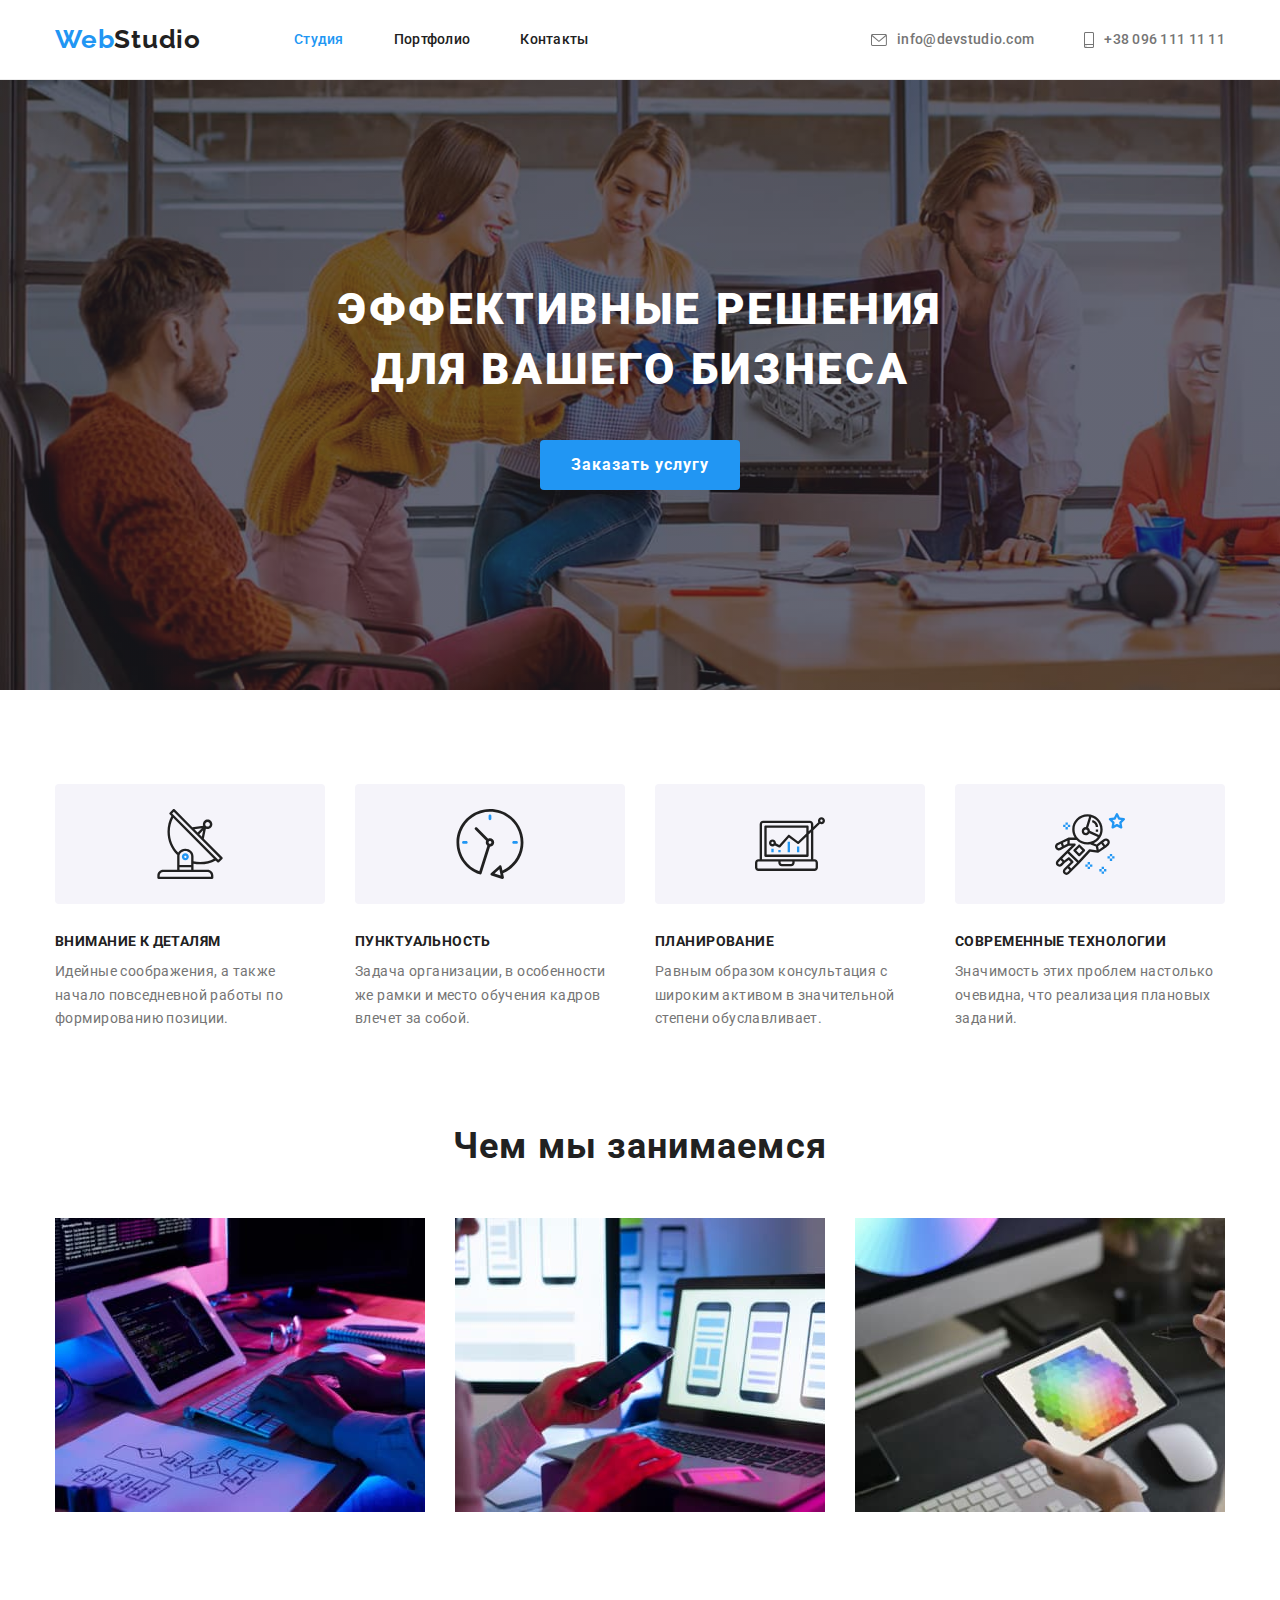
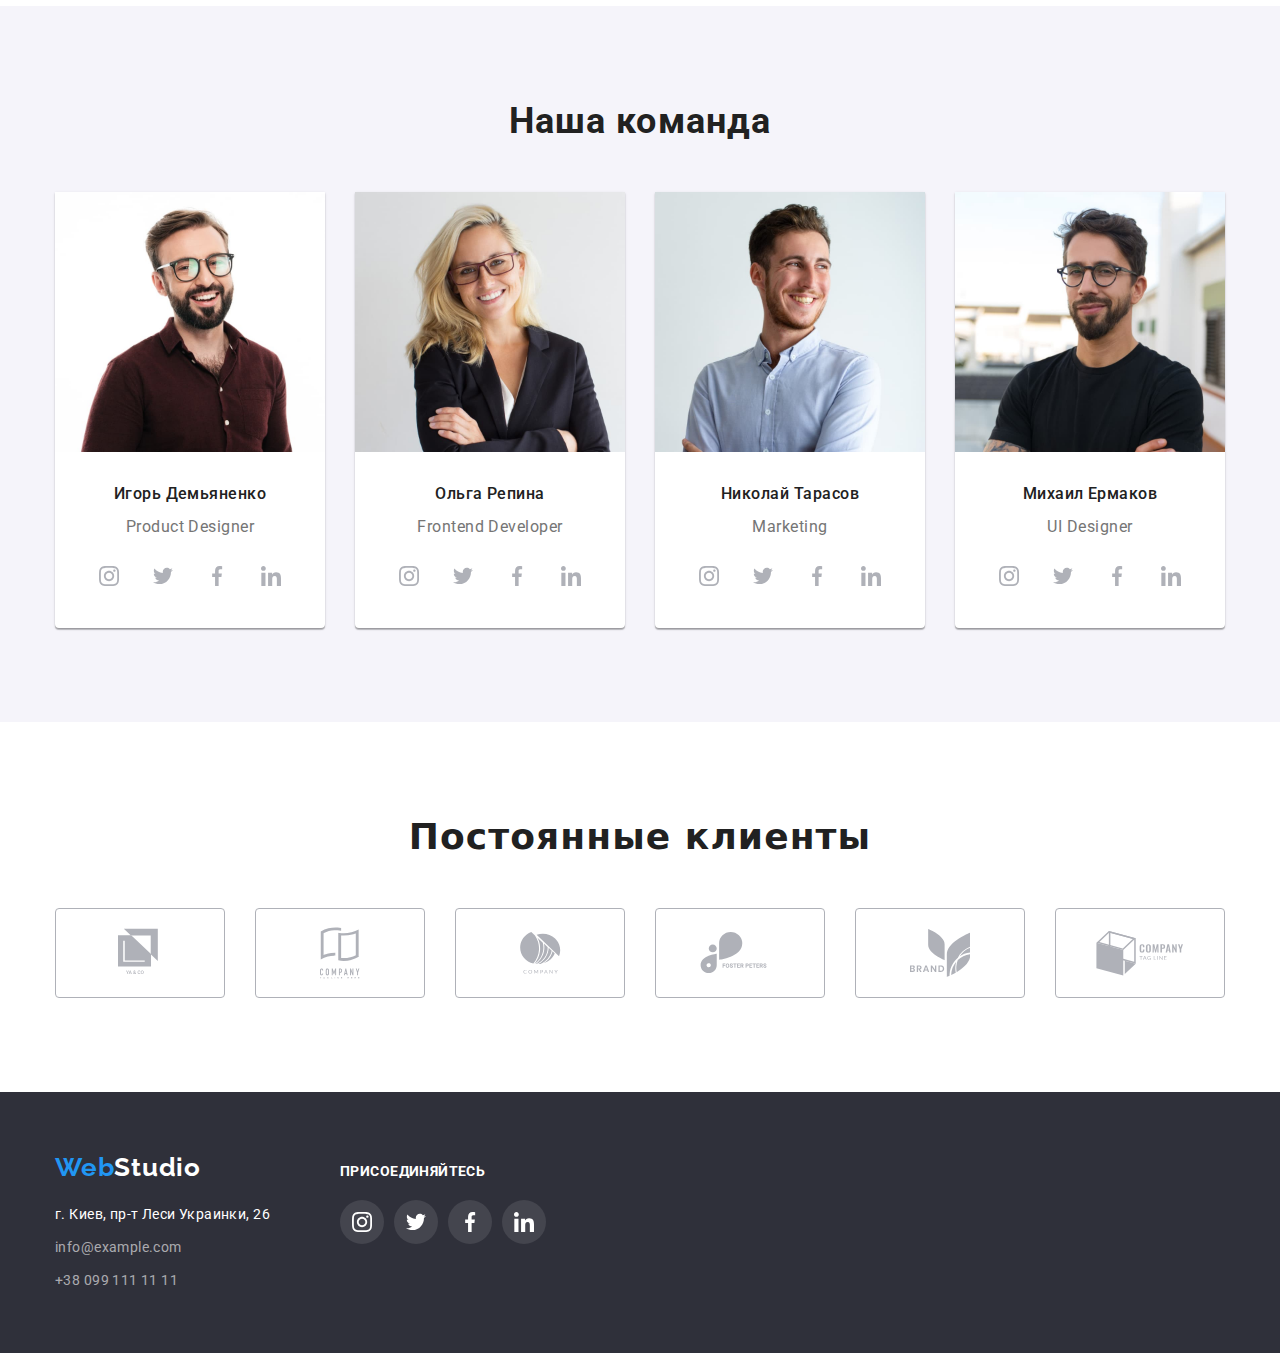
<file: index.html>
<!DOCTYPE html>
<html lang="ru">

<head>
    <meta charset="UTF-8">
    <meta name="viewport" content="width=device-width, initial-scale=1.0">
    <title>WebStudio</title>
    <link rel="preconnect" href="https://fonts.gstatic.com">
    <link
        href="https://fonts.googleapis.com/css2?family=Raleway:wght@700&family=Roboto:wght@400;500;700;900&display=swap"
        rel="stylesheet">
    <link rel="stylesheet" href="./css/normalize-css.css">
    <link rel="stylesheet" href="./css/styles.css">
</head>

<body>
    <!-- Хэддер -->
    <header class="header">
        <div class="page-header container">
            <nav class="nav-list">
                <ul class="nav-list-items">
                    <a class="logo" href="./index.html"><span class="logo-web">Web</span><span
                            class="logo-studio">Studio</span></a>
                    <li><a class="nav-list-link current" href="./index.html">Студия</a></li>
                    <li><a class="nav-list-link" href="./portfolio.html">Портфолио</a></li>
                    <li><a class="nav-list-link" href="#">Контакты</a></li>
                </ul>
            </nav>
            <address class="header-address-link">
                <ul class="header-address">
                    <li><a class="header-address-mail" href="mailto:info@devstudio.com"><svg class="svg-mail">
                                <use href="./images/sprite.svg#mail"></use>
                            </svg>info@devstudio.com</a></li>
                    <li><a class="header-address-tel" href="tel:+380961111111"><svg class="svg-tel">
                                <use href="./images/sprite.svg#smartphone"></use>
                            </svg>+38 096 111 11 11</a></li>
                </ul>
            </address>
        </div>
    </header>
    <!-- Мэйн -->
    <main>
        <!-- Эффективные решения для вашего бизнеса -->
        <section class="hero">
            <div class="container">
                <h1 class="hero-title">Эффективные решения для вашего бизнеса</h1>
                <button type="button" class="hero-button">Заказать услугу</button>
            </div>
        </section>
        <!-- Особенности (добавил h2 для семантики, что бы всё было правильно-->
        <section class="feautures-list">
            <div class="container">
                <h2 class="visually-hidden">Особенности</h2>
                <ul class="card-list">
                    <li class="feature-card">
                        <div class="card-cover"><svg class="svg-features">
                                <use href="./images/sprite.svg#antenna"></use>
                            </svg></div>
                        <h3 class="feautures-list-item">Внимание к деталям</h3>
                        <p class="feautures-list-desc">Идейные соображения, а также начало повседневной работы по
                            формированию позиции.</p>
                    </li>
                    <li class="feature-card">
                        <div class="card-cover"><svg class="svg-features">
                                <use href="./images/sprite.svg#clock"></use>
                            </svg></div>
                        <h3 class="feautures-list-item">Пунктуальность</h3>
                        <p class="feautures-list-desc">Задача организации, в особенности же рамки и место обучения
                            кадров влечет за собой.</p>
                    </li>
                    <li class="feature-card">
                        <div class="card-cover"><svg class="svg-features">
                                <use href="./images/sprite.svg#diagram"></use>
                            </svg></div>
                        <h3 class="feautures-list-item">Планирование</h3>
                        <p class="feautures-list-desc">Равным образом консультация с широким активом в значительной
                            степени обуславливает.</p>
                    </li>
                    <li class="feature-card">
                        <div class="card-cover"><svg class="svg-features">
                                <use href="./images/sprite.svg#astronaut"></use>
                            </svg></div>
                        <h3 class="feautures-list-item">Современные технологии</h3>
                        <p class="feautures-list-desc">Значимость этих проблем настолько очевидна, что реализация
                            плановых заданий.</p>
                    </li>
                </ul>
            </div>
        </section>
        <!--Чем мы занимаемся -->
        <section class="what-we-do">
            <div class="container">
                <h2 class="what-we-do-title">Чем мы занимаемся</h2>
                <ul class="what-we-do-list">
                    <li><img src="./images/what-we-do/workplace.jpg" alt="Рабочий стол" width="370" height="294"></li>
                    <li><img src="./images/what-we-do/desktop.jpg" alt="Ноубук" width="370" height="294"></li>
                    <li><img src="./images/what-we-do/tablet.jpg" alt="Планшет" width="370" height="294"></li>
                </ul>
            </div>
        </section>
        <!-- Наша команда -->
        <section class="our-team">
            <div class="container">
                <h2 class="our-team-title">Наша команда</h2>
                <ul class="team-cards">
                    <li class="our-team-mates">
                        <img src="./images/our-team/igor.jpg" alt="Игорь Демьяненко" width="270" height="260">
                        <h3 class="our-team-mates-people">Игорь Демьяненко</h3>
                        <p lang="en" class="our-team-mates-role">Product Designer</p>
                        <ul class="team-socials">
                            <li><a class="social-links" href="#"><svg class="svg-instagram">
                                        <use href="./images/sprite.svg#instagram"></use>
                                    </svg></a></li>
                            <li><a class="social-links" href="#"><svg class="svg-twitter">
                                        <use href="./images/sprite.svg#twitter"></use>
                                    </svg></a></li>
                            <li><a class="social-links" href="#"><svg class="svg-facebook">
                                        <use href="./images/sprite.svg#facebook"></use>
                                    </svg></a></li>
                            <li><a class="social-links" href="#"><svg class="svg-linkedin">
                                        <use href="./images/sprite.svg#linkedin"></use>
                                    </svg></a></li>
                        </ul>
                    </li>
                    <li class="our-team-mates"><img src="./images/our-team/olya.jpg" alt="Ольга Репина" width="270"
                            height="260">
                        <h3 class="our-team-mates-people">Ольга Репина</h3>
                        <p lang="en" class="our-team-mates-role">Frontend Developer</p>
                        <ul class="team-socials">
                            <li><a class="social-links" href="#"><svg class="svg-instagram">
                                        <use href="./images/sprite.svg#instagram"></use>
                                    </svg></a></li>
                            <li><a class="social-links" href="#"><svg class="svg-twitter">
                                        <use href="./images/sprite.svg#twitter"></use>
                                    </svg></a></li>
                            <li><a class="social-links" href="#"><svg class="svg-facebook">
                                        <use href="./images/sprite.svg#facebook"></use>
                                    </svg></a></li>
                            <li><a class="social-links" href="#"><svg class="svg-linkedin">
                                        <use href="./images/sprite.svg#linkedin"></use>
                                    </svg></a></li>
                        </ul>
                    </li>
                    <li class="our-team-mates">
                        <img src="./images/our-team/kolya.jpg" alt="Николай Тарасов" width="270" height="260">
                        <h3 class="our-team-mates-people">Николай Тарасов</h3>
                        <p lang="en" class="our-team-mates-role">Marketing</p>
                        <ul class="team-socials">
                            <li><a class="social-links" href="#"><svg class="svg-instagram">
                                        <use href="./images/sprite.svg#instagram"></use>
                                    </svg></a></li>
                            <li><a class="social-links" href="#"><svg class="svg-twitter">
                                        <use href="./images/sprite.svg#twitter"></use>
                                    </svg></a></li>
                            <li><a class="social-links" href="#"><svg class="svg-facebook">
                                        <use href="./images/sprite.svg#facebook"></use>
                                    </svg></a></li>
                            <li><a class="social-links" href="#"><svg class="svg-linkedin">
                                        <use href="./images/sprite.svg#linkedin"></use>
                                    </svg></a></li>
                        </ul>
                    </li>
                    <li class="our-team-mates">
                        <img src="./images/our-team/misha.jpg" alt="Михаил Ермаков" width="270" height="260">
                        <h3 class="our-team-mates-people">Михаил Ермаков</h3>
                        <p lang="en" class="our-team-mates-role">UI Designer</p>
                        <ul class="team-socials">
                            <li><a class="social-links" href="#"><svg class="svg-instagram">
                                        <use href="./images/sprite.svg#instagram"></use>
                                    </svg></a></li>
                            <li><a class="social-links" href="#"><svg class="svg-twitter">
                                        <use href="./images/sprite.svg#twitter"></use>
                                    </svg></a></li>
                            <li><a class="social-links" href="#"><svg class="svg-facebook">
                                        <use href="./images/sprite.svg#facebook"></use>
                                    </svg></a></li>
                            <li><a class="social-links" href="#"><svg class="svg-linkedin">
                                        <use href="./images/sprite.svg#linkedin"></use>
                                    </svg></a></li>
                        </ul>
                    </li>
                </ul>
            </div>
        </section>
        <section class="clients">
            <div class="container">
                <div class="clients-desc">
                    <h2 class="clients-title">Постоянные клиенты</h2>
                    <ul class="clients-logos">
                        <li><a class="clients-svg" href="#">
                                <div class="clients-div"><svg class="" width="44" height="50">
                                        <use href="./images/sprite.svg#company-logo-1"></use>
                                    </svg></div></a>
                        </li>
                        <li><a class="clients-svg" href="#">
                                <div class="clients-div"><svg class="" width="40" height="52">
                                        <use href="./images/sprite.svg#company-logo-2"></use>
                                    </svg></div></a>
                        </li>
                        <li><a class="clients-svg" href="#">
                                <div class="clients-div"><svg class="" width="41" height="42">
                                        <use href="./images/sprite.svg#company-logo-3"></use>
                                    </svg></div></a>
                        </li>
                        <li><a class="clients-svg" href="#">
                                <div class="clients-div"><svg class="" width="80" height="42">
                                        <use href="./images/sprite.svg#company-logo-4"></use>
                                    </svg></div></a>
                        </li>
                        <li><a class="clients-svg" href="#">
                                <div class="clients-div"><svg class="" width="60" height="48">
                                        <use href="./images/sprite.svg#company-logo-5"></use>
                                    </svg></div></a>
                        </li>
                        <li><a class="clients-svg" href="#">
                                <div class="clients-div"><svg class="" width="88" height="45">
                                        <use href="./images/sprite.svg#company-logo-6"></use>
                                    </svg></div></a>
                        </li>
                    </ul>
                </div>

            </div>
        </section>


    </main>
    <!-- Футер -->
    <footer class="footer">
        <div class="container">
            <div class="footer-address-div">
                <a href="./index.html" class="footer-logo">
                    <span class="logo-web">Web</span><span class="logo-studio reverse">Studio</span>
                </a>
                <address class="footer-address">
                    <ul class="footer-address-links">
                        <li><a href="https://goo.gl/maps/YreS3gh4uBGcfshq7" target="_blank"
                                class="footer-address-map">г.
                                Киев, пр-т Леси Украинки, 26</a></li>
                        <li><a href="mailto:info@example.com" class="footer-address-mail">info@example.com</a></li>
                        <li><a href="tel:+380991111111" class="footer-address-tel">+38 099 111 11 11</a></li>
                    </ul>
                </address>
            </div>
            <div class="join-us">
                <p class="join-title">присоединяйтесь</p>
                <ul class="join-socials">
                    <li><a class="join-social-links" href="#"><svg class="svg-instagram">
                                <use href="./images/sprite.svg#instagram"></use>
                            </svg></a></li>
                    <li><a class="join-social-links" href="#"><svg class="svg-twitter">
                                <use href="./images/sprite.svg#twitter"></use>
                            </svg></a></li>
                    <li><a class="join-social-links" href="#"><svg class="svg-facebook">
                                <use href="./images/sprite.svg#facebook"></use>
                            </svg></a></li>
                    <li><a class="join-social-links" href="#"><svg class="svg-linkedin">
                                <use href="./images/sprite.svg#linkedin"></use>
                            </svg></a></li>
                </ul>
            </div>
        </div>
    </footer>
</body>

</html>
</file>
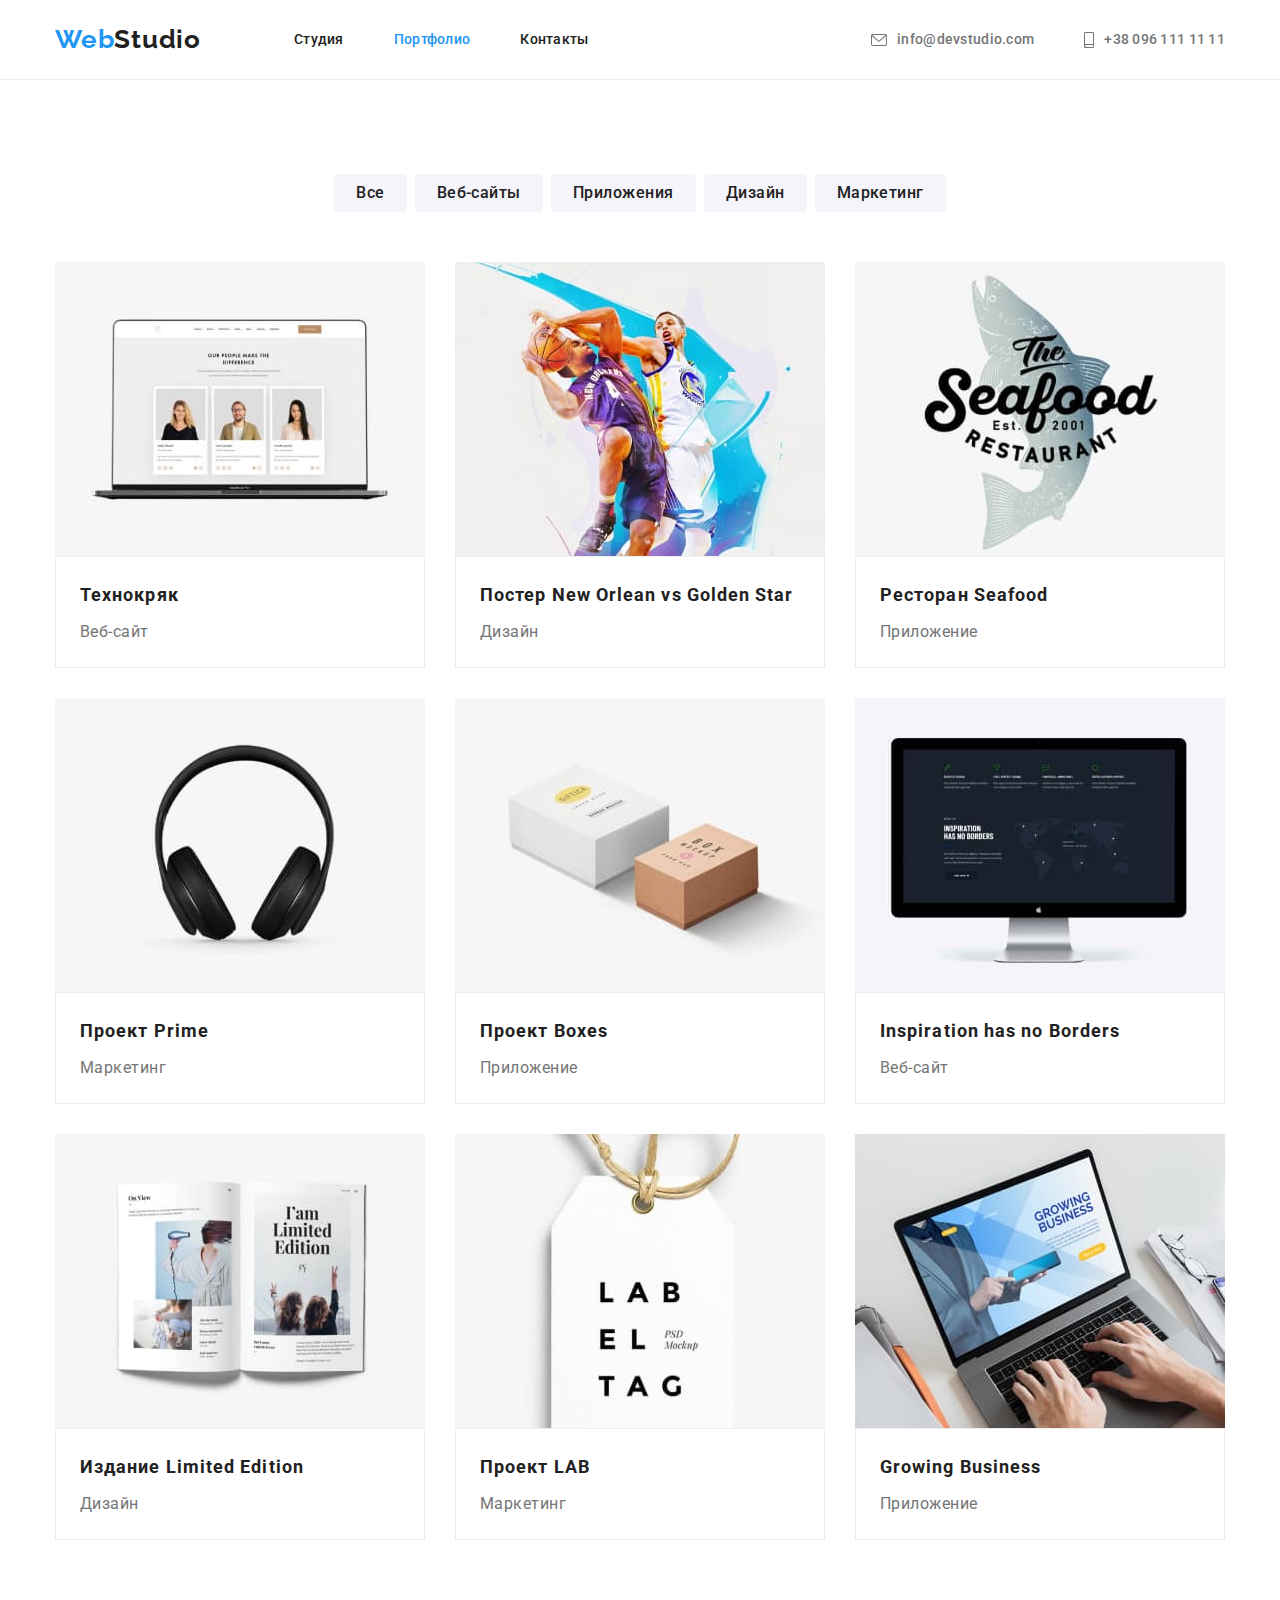
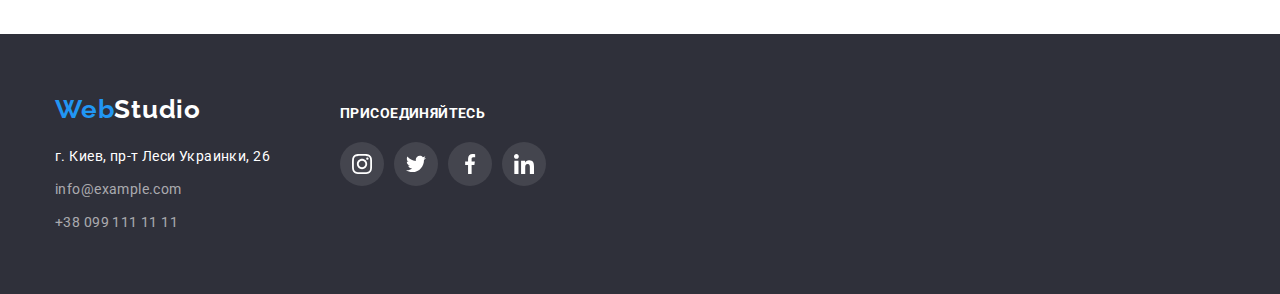
<file: portfolio.html>
<!DOCTYPE html>
<html lang="ru">

<head>
    <meta charset="UTF-8">
    <meta name="viewport" content="width=device-width, initial-scale=1.0">
    <title>WebStudio</title>
    <link rel="preconnect" href="https://fonts.gstatic.com">
    <link
        href="https://fonts.googleapis.com/css2?family=Raleway:wght@700&family=Roboto:wght@400;500;700;900&display=swap"
        rel="stylesheet">
    <link rel="stylesheet" href="./css/normalize-css.css">
    <link rel="stylesheet" href="./css/styles.css">
</head>

<body>
    <!-- Хэддер -->
    <header class="header">
        <div class="page-header container">
            <nav class="nav-list">
                <ul class="nav-list-items">
                    <a class="logo" href="./index.html"><span class="logo-web">Web</span><span
                            class="logo-studio">Studio</span></a>
                    <li><a class="nav-list-link" href="./index.html">Студия</a></li>
                    <li><a class="nav-list-link current" href="./portfolio.html">Портфолио</a></li>
                    <li><a class="nav-list-link" href="#">Контакты</a></li>
                </ul>
            </nav>
            <address class="header-address-link">
                <ul class="header-address">
                    <li><a class="header-address-mail" href="mailto:info@devstudio.com"><svg class="svg-mail">
                                <use href="./images/sprite.svg#mail"></use>
                            </svg>info@devstudio.com</a></li>
                    <li><a class="header-address-tel" href="tel:+380961111111"><svg class="svg-tel">
                                <use href="./images/sprite.svg#smartphone"></use>
                            </svg>+38 096 111 11 11</a></li>
                </ul>
            </address>
        </div>
    </header>
    <!-- Мэйн -->
    <main>
        <section class="portfolio">
            <div class="container">
                <h1 class="visually-hidden">Логический H1</h1>
                <ul class=elements>
                    <li><button class="button-elements">Все</button></li>
                    <li><button class="button-elements">Веб-сайты</button></li>
                    <li><button class="button-elements">Приложения</button></li>
                    <li><button class="button-elements">Дизайн</button></li>
                    <li><button class="button-elements">Маркетинг</button></li>
                </ul>
                <ul class="grid">
                    <li class="grid-item">
                        <a href="#" class="work-link">
                            <img src="./images/portfolio/technokryak.jpg" alt="Технокряк">
                            <div class="text-wrapper">
                                <h2 class="grid-item-title">Технокряк</h2>
                                <p class="grid-item-desc">Веб-сайт</p>
                            </div>
                        </a>
                    </li>
                    <li class="grid-item">
                        <a href="#" class="work-link">
                            <img src="./images/portfolio/new-orlean-vs-golden-star.jpg"
                                alt="Постер New Orlean vs Golden Star">
                            <div class="text-wrapper">
                                <h2 class="grid-item-title">Постер New Orlean vs Golden Star</h2>
                                <p class="grid-item-desc">Дизайн</p>
                            </div>
                        </a>
                    </li>
                    <li class="grid-item">
                        <a href="#" class="work-link">
                            <img src="./images/portfolio/seafood.jpg" alt="Ресторан Seafood">
                            <div class="text-wrapper">
                                <h2 class="grid-item-title">Ресторан Seafood</h2>
                                <p class="grid-item-desc">Приложение</p>
                            </div>
                        </a>
                    </li>
                    <li class="grid-item">
                        <a href="#" class="work-link">
                            <img src="./images/portfolio/Prime.jpg" alt="Проект Prime">
                            <div class="text-wrapper">
                                <h2 class="grid-item-title">Проект Prime</h2>
                                <p class="grid-item-desc">Маркетинг</p>
                            </div>
                        </a>
                    </li>
                    <li class="grid-item">
                        <a href="#" class="work-link">
                            <img src="./images/portfolio/Boxes.jpg" alt="Проект Boxes">
                            <div class="text-wrapper">
                                <h2 class="grid-item-title">Проект Boxes</h2>
                                <p class="grid-item-desc">Приложение</p>
                            </div>
                        </a>
                    </li>
                    <li class="grid-item">
                        <a href="#" class="work-link">
                            <img src="./images/portfolio/inspiration-has-no-borders.jpg"
                                alt="Inspiration has no Borders">
                            <div class="text-wrapper">
                                <h2 class="grid-item-title">Inspiration has no Borders</h2>
                                <p class="grid-item-desc">Веб-сайт</p>
                            </div>
                        </a>
                    </li>
                    <li class="grid-item">
                        <a href="#" class="work-link">
                            <img src="./images/portfolio/limited-edition.jpg" alt="Издание Limited Edition">
                            <div class="text-wrapper">
                                <h2 class="grid-item-title">Издание Limited Edition</h2>
                                <p class="grid-item-desc">Дизайн</p>
                            </div>
                        </a>
                    </li>
                    <li class="grid-item">
                        <a href="#" class="work-link">
                            <img src="./images/portfolio/lab.jpg" alt="Проект LAB">
                            <div class="text-wrapper">
                                <h2 class="grid-item-title">Проект LAB</h2>
                                <p class="grid-item-desc">Маркетинг</p>
                            </div>
                        </a>
                    </li>
                    <li class="grid-item">
                        <a href="#" class="work-link">
                            <img src="./images/portfolio/growing-business.jpg" alt="Growing Business">
                            <div class="text-wrapper">
                                <h2 class="grid-item-title">Growing Business</h2>
                                <p class="grid-item-desc">Приложение</p>
                            </div>
                        </a>
                    </li>
                </ul>
            </div>
        </section>

    </main>



    <footer class="footer">
        <div class="container">
            <div class="footer-address-div">
                <a href="./index.html" class="footer-logo">
                    <span class="logo-web">Web</span><span class="logo-studio reverse">Studio</span>
                </a>
                <address class="footer-address">
                    <ul class="footer-address-links">
                        <li><a href="https://goo.gl/maps/YreS3gh4uBGcfshq7" target="_blank" class="footer-address-map"
                                rel="noopener" rel="noreferrer">г.
                                Киев, пр-т Леси Украинки, 26</a></li>
                        <li><a href="mailto:info@example.com" class="footer-address-mail">info@example.com</a></li>
                        <li><a href="tel:+380991111111" class="footer-address-tel">+38 099 111 11 11</a></li>
                    </ul>
                </address>
            </div>
            <div class="join-us">
                <p class="join-title">присоединяйтесь</p>
                <ul class="join-socials">
                    <li><a class="join-social-links" href="#"><svg class="svg-instagram">
                                <use href="./images/sprite.svg#instagram"></use>
                            </svg></a></li>
                    <li><a class="join-social-links" href="#"><svg class="svg-twitter">
                                <use href="./images/sprite.svg#twitter"></use>
                            </svg></a></li>
                    <li><a class="join-social-links" href="#"><svg class="svg-facebook">
                                <use href="./images/sprite.svg#facebook"></use>
                            </svg></a></li>
                    <li><a class="join-social-links" href="#"><svg class="svg-linkedin">
                                <use href="./images/sprite.svg#linkedin"></use>
                            </svg></a></li>
                </ul>
            </div>
        </div>
    </footer>
</body>

</html>
</file>
<file: css/styles.css>
:root {
  --accent-color: #212121;
  --primary-color: #757575;
  --secondary-color: #ffffff;
  --active-color: #2196f3;
  --logos-color: #afb1b8;

  --primary-font: Roboto, sans-serif;
  --secondary-font: Raleway, sans-serif;
}
img {
  display: block;
}
h1,
h2,
h3,
h4,
h5,
h6,
p {
  margin: 0;
}

button {
  cursor: pointer;
  border: 0px;
}

.container {
  width: 1200px;
  margin-left: auto;
  margin-right: auto;
  padding-left: 15px;
  padding-right: 15px;
}

.visually-hidden {
  position: absolute;
  width: 1px;
  height: 1px;
  margin: -1px;
  border: 0;
  padding: 0;
  white-space: nowrap;
  clip-path: inset(100%);
  clip: rect(0 0 0 0);
  overflow: hidden;
}

a {
  text-decoration: none;
}
ul,
ol {
  list-style-type: none;
  padding-inline-start: 0px;
  margin: 0px;
}

.nav-list-link.current {
  font-family: var(--primary-font);
  font-style: normal;
  font-weight: 500;
  font-size: 14px;
  line-height: 1.14;
  letter-spacing: 0.02em;
  color: var(--active-color);
}

.nav-list-link:hover,
.header-address-mail:hover,
.header-address-tel:hover,
.nav-list-link:focus,
.header-address-mail:focus,
.header-address-tel:focus {
  color: var(--active-color);
}

/* ============== COMPONENTS ==============*/
.logo-web,
.logo-studio {
  font-family: var(--secondary-font);
  font-style: normal;
  font-weight: 700;
  font-size: 26px;
  line-height: 1.19;
  letter-spacing: 0.03em;
}
.logo-web {
  color: var(--active-color);
}
.logo-studio {
  color: var(--accent-color);
}
.logo-studio.reverse {
  color: var(--secondary-color);
}

/* ============== END COMPONENTS ==============*/

/* ============== HEADER ==============*/
.header {
  display: block;
  height: 80px;
  align-items: baseline;
  border-bottom: 1px solid #ececec;
}

header .container {
  display: flex;
  justify-content: space-between;
}

header a {
  display: inline-block;
  padding: 32px 0px;
}

.page-header {
  display: flex;
}

.logo {
  display: flex;
  margin-right: 93px;
  padding-top: 24px;
  padding-bottom: 25px;
}

.nav-list-items {
  display: flex;
  align-items: center;
}

.header-address-link {
  margin-left: auto;
}
.header-address {
  display: flex;
  align-items: center;
}

.nav-list-items li:not(:last-child),
.header-address li:not(:last-child) {
  margin-right: 50px;
}

.nav-list-link {
  font-family: var(--primary-font);
  font-style: normal;
  font-weight: 500;
  font-size: 14px;
  line-height: 1.14;
  letter-spacing: 0.02em;
  color: var(--accent-color);
}

.header-address-mail,
.header-address-tel {
  font-family: var(--primary-font);
  font-style: normal;
  font-weight: 500;
  font-size: 14px;
  line-height: 1.14;
  letter-spacing: 0.02em;
  color: var(--primary-color);
}

.svg-mail {
  content: "";
  display: block;
  width: 16px;
  height: 12px;
  margin-right: 10px;
  fill: currentColor;
}

.svg-tel {
  content: "";
  display: block;
  width: 10px;
  height: 16px;
  margin-right: 10px;
  fill: currentColor;
}

.header-address-mail,
.header-address-tel {
  display: flex;
  align-items: center;
}

/* ============== END HEADER ==============*/

/* ============== HERO ==============*/
.hero {
  background-color: #2f303a;
  background-image: linear-gradient(
      rgba(47, 48, 58, 0.4),
      rgba(47, 48, 58, 0.4)
    ),
    url(../images/hero-bg.jpg);
  background-repeat: no-repeat;
  background-size: cover;
  padding-top: 200px;
  padding-bottom: 200px;
}
.hero .container {
  flex-direction: column;
}
.hero-title {
  font-family: var(--primary-font);
  font-style: normal;
  font-weight: 900;
  font-size: 44px;
  line-height: 1.36;
  text-align: center;
  letter-spacing: 0.06em;
  text-transform: uppercase;
  color: var(--secondary-color);
  width: 700px;
  margin: 0 auto;
}
.hero-button {
  display: block;
  margin: 0 auto;
  margin-top: 40px;
  font-family: var(--primary-font);
  font-style: normal;
  font-weight: bold;
  font-size: 16px;
  line-height: 1.87;
  letter-spacing: 0.06em;
  background-color: var(--active-color);
  color: var(--secondary-color);
  height: 50px;
  width: 200px;
  border-radius: 4px;
}
.hero-button:hover,
.hero-button:focus {
  background-color: #188ce8;
  box-shadow: 0px 4px 4px rgba(0, 0, 0, 0.15);;
}
/* ============== FEATURE-LIST ==============*/
.feautures-list {
  padding-top: 94px;
  padding-bottom: 94px;
}

.feautures-list-item {
  font-family: var(--primary-font);
  font-style: normal;
  font-weight: bold;
  font-size: 14px;
  line-height: 1.14;
  letter-spacing: 0.03em;
  text-transform: uppercase;
  color: var(--accent-color);
  margin-bottom: 10px;
}
.feautures-list-desc {
  font-family: var(--primary-font);
  font-style: normal;
  font-weight: normal;
  font-size: 14px;
  line-height: 1.71;
  letter-spacing: 0.03em;
  color: var(--primary-color);
}

.card-list {
  display: flex;
  flex-wrap: wrap;
}

.feature-card {
  width: 270px;
}
.card-list li:not(:last-child) {
  margin-right: 30px;
}

.card-cover {
  height: 120px;
  width: 270px;
  background-color: #f5f4fa;
  margin-bottom: 30px;
  border-radius: 4px;
  display: flex;
  align-items: center;
  justify-content: center;
}

.svg-features {
  width: 70px;
  height: 70px;
}

/* ============== END FEATURE-LIST ==============*/

/* ============== WHAT WE DO ==============*/
.what-we-do {
  padding-top: 0px;
  padding-bottom: 94px;
}

.what-we-do-title {
  font-family: var(--primary-font);
  font-style: normal;
  font-weight: bold;
  font-size: 36px;
  line-height: 1.17;
  text-align: center;
  letter-spacing: 0.03em;
  color: var(--accent-color);
  margin: 0 auto;
  margin-bottom: 50px;
  justify-content: center;
}

.what-we-do-list {
  display: flex;
  flex-wrap: wrap;
  margin-top: 0px;
  margin-bottom: 0px;
}

.what-we-do-list li:not(:last-child) {
  margin-right: 30px;
}
/* ============== END WHAT WE DO ==============*/

/* ============== OUR TEAM ==============*/
.our-team {
  background-color: #f5f4fa;
  padding-top: 94px;
  padding-bottom: 94px;
}

.our-team-title {
  font-family: var(--primary-font);
  font-style: normal;
  font-weight: bold;
  font-size: 36px;
  line-height: 1.17;
  text-align: center;
  letter-spacing: 0.03em;
  color: var(--accent-color);
  margin-bottom: 50px;
}
.our-team-mates-people {
  font-family: var(--primary-font);
  font-style: normal;
  font-weight: 500;
  font-size: 16px;
  line-height: 1.46;
  text-align: center;
  letter-spacing: 0.03em;
  color: var(--accent-color);
}
.our-team-mates-role {
  font-family: var(--primary-font);
  font-style: normal;
  font-weight: normal;
  font-size: 16px;
  line-height: 1.46;
  text-align: center;
  letter-spacing: 0.03em;
  color: var(--primary-color);
}

.team-cards {
  width: 270px;
  display: flex;
}
.team-cards li:not(:last-child) {
  margin-right: 30px;
}

.our-team-mates {
  background-color: var(--secondary-color);
  border-radius: 0px 0px 4px 4px;
  box-shadow: 0px 1px 3px rgba(0, 0, 0, 0.12), 0px 1px 1px rgba(0, 0, 0, 0.14),
    0px 2px 1px rgba(0, 0, 0, 0.2);
}

.our-team-mates h3 {
  margin-top: 30px;
  margin-bottom: 10px;
}

.team-socials a {
  display: block;
  margin: 0px;
  padding: 0px;
}

.team-socials {
  display: flex;
  justify-content: space-between;
  margin-top: 16px;
  margin-bottom: 30px;
  margin-left: 32px;
  margin-right: 32px;
}

.team-socials li:not(:last-child) {
  margin-right: 10px;
}

.social-links svg {
  width: 20px;
  height: 20px;
  fill: var(--logos-color);
}

.social-links:hover,
.social-links:focus {
  background-color: var(--active-color);
}

.social-links:hover svg,
.social-links:focus svg {
  fill: var(--secondary-color);
}

.team-socials li a {
  display: flex;
  justify-content: center;
  align-items: center;
}

.social-links {
  width: 44px;
  height: 44px;
  border-radius: 50%;
}
/* ============== END OUR TEAM ==== ==========*/

/* ============== CLIENTS ==== ==========*/

.clients {
  margin-top: 94px;
  margin-bottom: 94px;
}

.clients-title {
  margin-bottom: 50px;
  color: var(--accent-color);
  font-size: 36px;
  font-weight: 700;
  font-style: normal;
  text-align: center;
  line-height: 1.16;
  letter-spacing: 0.03em;
}

.clients-logos {
  display: flex;
  justify-content: space-between;
}

.clients-div {
  content: "";
  background-color: transparent;
  width: 170px;
  height: 90px;
  border: 1px solid var(--logos-color);
  border-radius: 4px;
  display: flex;
  justify-content: center;
  align-items: center;
}

.clients-svg {
  fill: var(--logos-color);
}

.clients-svg:hover,
.clients-svg:focus {
  fill: var(--active-color);
}

.clients-div:hover,
.clients-div:focus {
  border: 1px solid var(--active-color);
}
/* ============== END CLIENTS ==== ==========*/

/* ============== FOOTER ==============*/
.footer {
  background-color: #2f303a;
}

.footer .container {
  padding-top: 60px;
  padding-bottom: 60px;
}

.footer-address-map {
  font-family: var(--primary-font);
  font-style: normal;
  font-weight: normal;
  font-size: 14px;
  line-height: 1.71;
  letter-spacing: 0.03em;
  color: var(--secondary-color);
}
.footer-address-tel,
.footer-address-mail {
  font-family: var(--primary-font);
  font-style: normal;
  font-weight: normal;
  font-size: 14px;
  line-height: 1.71;
  letter-spacing: 0.03em;
  color: rgba(255, 255, 255, 0.6);
}

.footer-logo {
  display: block;
  margin-bottom: 20px;
}

.footer-address-links li:not(:last-child) {
  margin-bottom: 9px;
}

.footer-address-div {
  display: block;
}

.join-us {
  display: block;
  width: 206px;
  margin-left: 70px;
}

.join-title {
  font-family: var(--primary-font);
  font-style: normal;
  font-weight: 700;
  color: var(--secondary-color);
  font-size: 14px;
  line-height: 1.14;
  letter-spacing: 0.03em;
  text-transform: uppercase;
  margin-bottom: 20px;
}

.join-socials {
  display: flex;
}

.join-socials li:not(:last-child) {
  margin-right: 10px;
}

.join-socials-links {
  display: flex;
  justify-content: space-between;
}

.join-social-links svg {
  width: 20px;
  height: 20px;
  fill: var(--secondary-color);
}

.join-social-links:hover,
.join-social-links:focus {
  fill: var(--secondary-color);
  background-color: var(--active-color);
}

.join-socials li a {
  display: flex;
  justify-content: center;
  align-items: center;
}

.join-social-links {
  width: 44px;
  height: 44px;
  border-radius: 50%;
  background-color: rgba(255, 255, 255, 0.1);
}

.footer .container {
  display: flex;
  align-items: baseline;
}

/* ============== END FOOTER ==============*/

/* ============== PORFOLIO ==============*/
main .portfolio {
  padding-top: 94px;
  padding-bottom: 94px;
}

/* ============== END PORFOLIO ==============*/

/* ============== PORFOLIO BUTTONS ==============*/
.elements .button-elements {
  font-family: var(--primary-font);
  font-style: normal;
  font-weight: 500;
  font-size: 16px;
  line-height: 1.62;
  text-align: center;
  letter-spacing: 0.03em;
  color: var(--accent-color);
  background-color: #f5f4fa;
  height: 38px;
  padding-left: 22px;
  padding-right: 22px;
  border-radius: 4px;
}

.button-elements:hover,
.button-elements:focus {
  background-color: var(--active-color);
  color: var(--secondary-color);
  box-shadow: 0px 3px 1px rgba(0, 0, 0, 0.1), 0px 1px 2px rgba(0, 0, 0, 0.08),
    0px 2px 2px rgba(0, 0, 0, 0.12);
}

.elements {
  display: flex;
  justify-content: center;
  margin-bottom: 50px;
}

.elements li:not(:last-child) {
  margin-right: 8px;
}
/* ============== END PORFOLIO BUTTONS ==============*/

/* ============== PORFOLIO GRID ==============*/
.grid-item-title {
  font-family: var(--primary-font);
  font-style: normal;
  font-weight: bold;
  font-size: 18px;
  line-height: 2;
  letter-spacing: 0.06em;

  color: var(--accent-color);
}

.grid-item-desc {
  font-family: var(--primary-font);
  font-style: normal;
  font-weight: normal;
  font-size: 16px;
  line-height: 1.87;
  letter-spacing: 0.03em;

  color: var(--primary-color);
}

.grid {
  display: flex;
  flex-wrap: wrap;
  justify-content: center;
}

.grid-item {
  width: 370px;
  margin-bottom: 30px;
  flex-wrap: wrap;
  box-sizing: border-box;
}

.grid-item-title {
  margin-top: 20px;
  margin-bottom: 4px;
  margin-left: 24px;
}
.grid-item-desc {
  margin-bottom: 20px;
  margin-left: 24px;
}
.grid-item:not(:nth-child(3n)) {
  margin-right: 30px;
}

.grid-item:nth-last-child(-n + 3) {
  margin-bottom: 0px;
}

.text-wrapper {
  border: solid #eeeeee 1px;
}

.work-link {
  display: block;
}

.work-link:hover,
.work-link:focus {
  box-shadow: 0px 1px 1px rgba(0, 0, 0, 0.12), 0px 4px 4px rgba(0, 0, 0, 0.06),
    1px 4px 6px rgba(0, 0, 0, 0.16);
}
/* ============== END PORFOLIO GRID ==============*/
</file>
